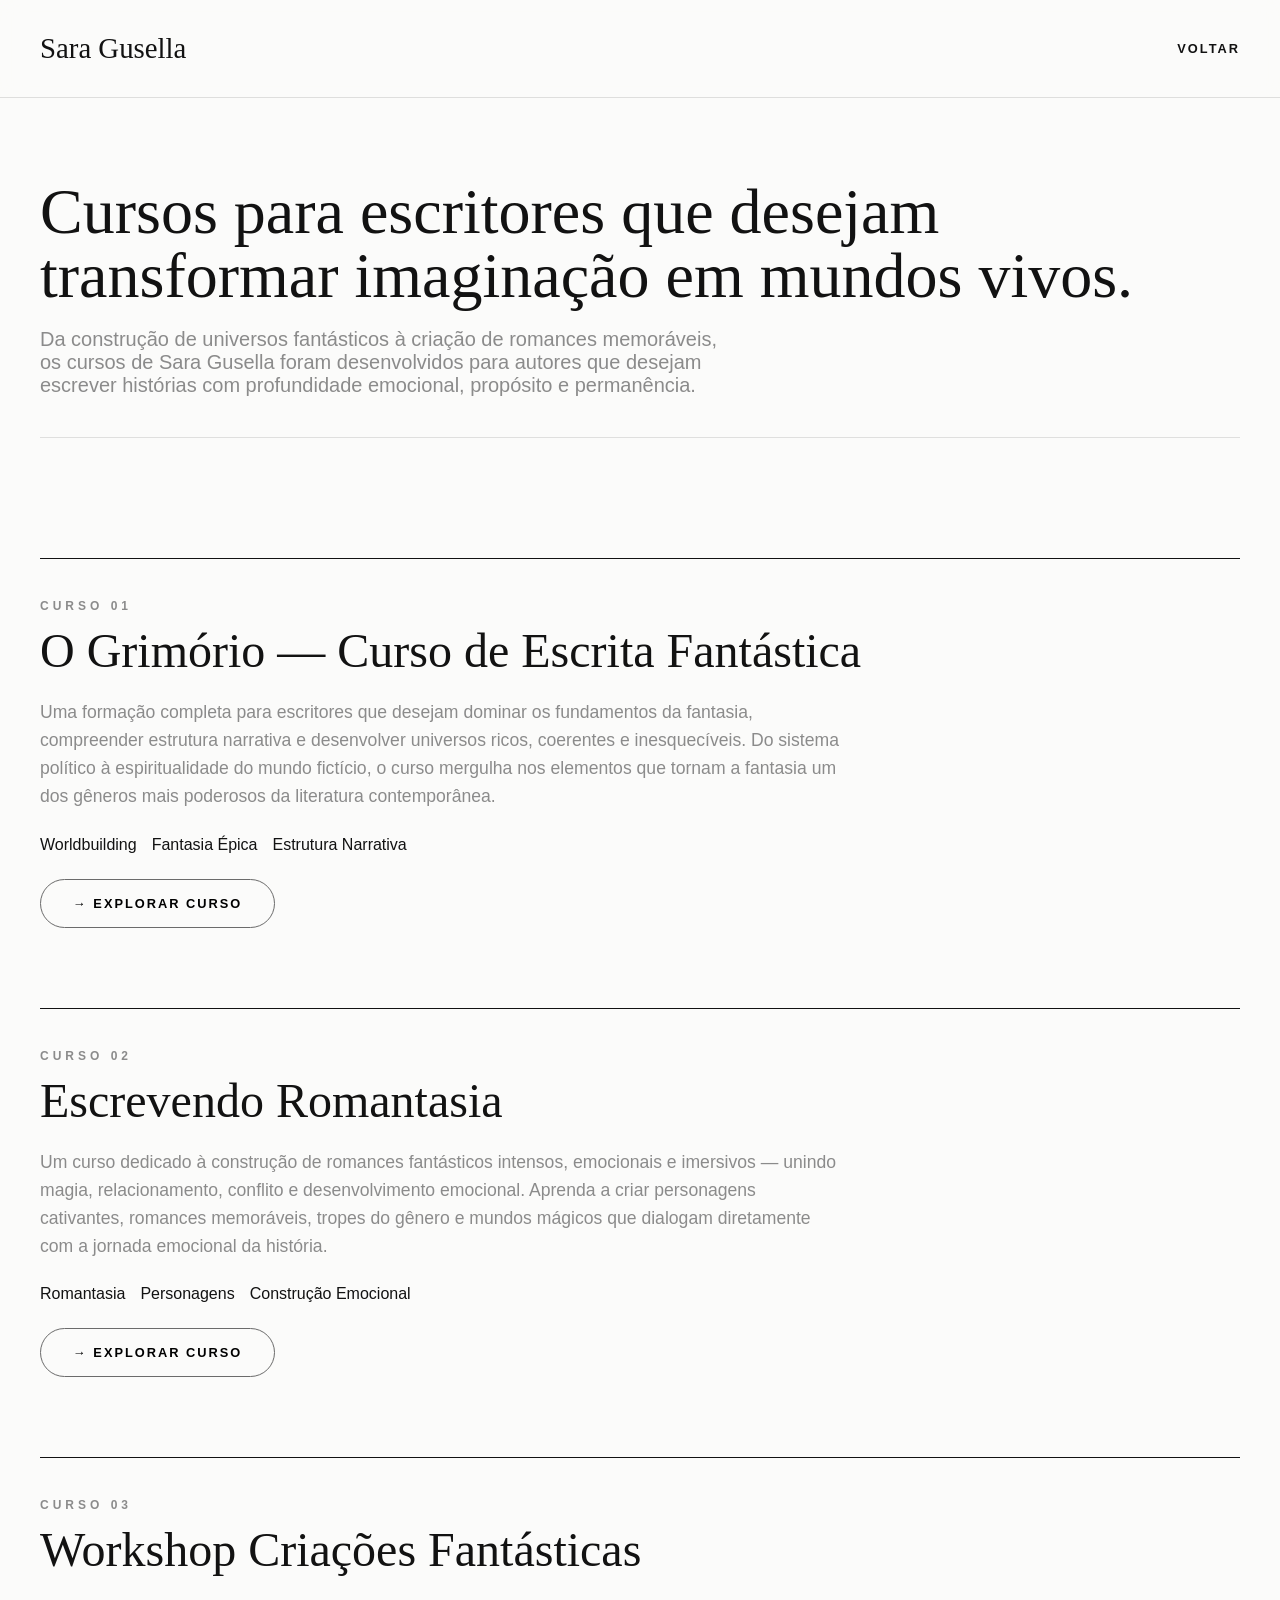
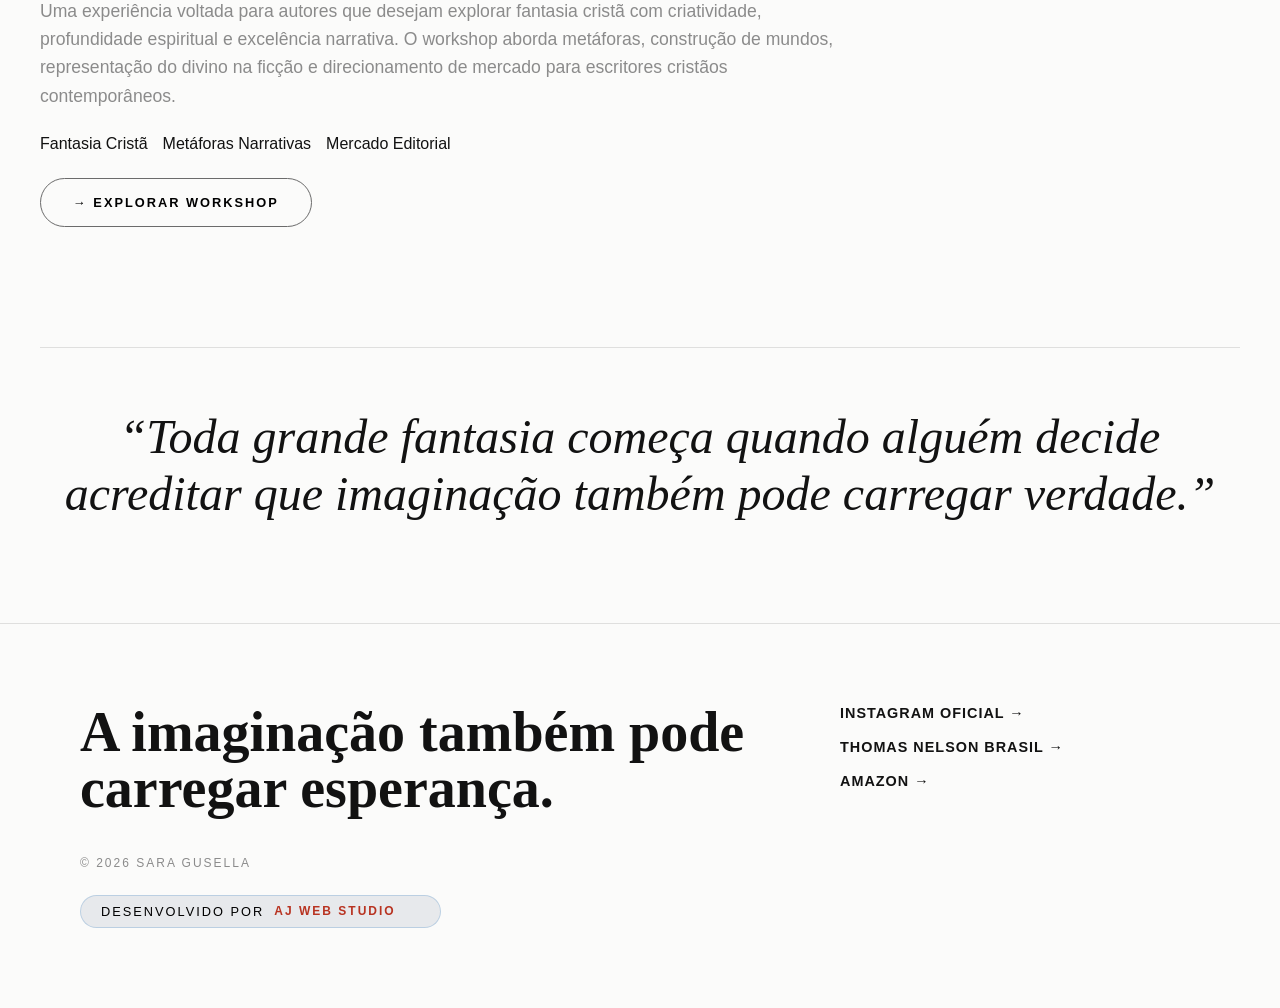
<file: mentoria.html>
<!DOCTYPE html>
<html lang="pt-BR">
<head>
    <meta charset="UTF-8">
    <meta name="viewport" content="width=device-width, initial-scale=1.0">
    <title>Hub de Mentoria — Sara Gusella</title>
    <link rel="stylesheet" href="styles.css">
    <script src="https://cdnjs.cloudflare.com/ajax/libs/gsap/3.12.2/gsap.min.js" defer></script>
    <script src="mentoria.js" defer></script>
</head>
<body>

    <header class="navbar_component">
        <a href="index.html" class="navbar_logo">Sara Gusella</a>
        <a href="index.html" class="navbar_menu-custom" style="text-decoration:none; color:inherit;">Voltar</a>
    </header>

    <main class="container-default">
        <section class="section_mentoria-header" style="padding: 180px 0 80px 0;">
            <h1 class="mentoria-title" style="font-family: var(--font-serif); font-size: 4rem; line-height: 1; font-weight: 400; margin-bottom: 20px;">
                Cursos para escritores que desejam transformar imaginação em mundos vivos.
            </h1>
            <p style="max-width: 700px; font-weight: 300; color: var(--text-muted); font-size: 1.25rem;">
                Da construção de universos fantásticos à criação de romances memoráveis, os cursos de Sara Gusella foram desenvolvidos para autores que desejam escrever histórias com profundidade emocional, propósito e permanência.
            </p>
            <div class="howkins-line" style="margin-top: 40px;"></div>
        </section>

        <section class="section_mentoria-content" style="padding: 40px 0 100px 0;">
            <div class="courses-grid" style="display: grid; grid-template-columns: 1fr; gap: 80px;">
                
                <article class="course-item" style="border-top: 1px solid var(--text-dark); padding-top: 40px;">
                    <span class="editorial-label" style="display: block; margin-bottom: 10px;">Curso 01</span>
                    <h3 style="font-family: var(--font-serif); font-size: 3rem; margin-bottom: 20px; font-weight: 400;">O Grimório — Curso de Escrita Fantástica</h3>
                    <p style="max-width: 800px; margin-bottom: 25px; font-size: 1.1rem; line-height: 1.6; color: var(--text-muted);">
                        Uma formação completa para escritores que desejam dominar os fundamentos da fantasia, compreender estrutura narrativa e desenvolver universos ricos, coerentes e inesquecíveis. Do sistema político à espiritualidade do mundo fictício, o curso mergulha nos elementos que tornam a fantasia um dos gêneros mais poderosos da literatura contemporânea.
                    </p>
                    <div class="tags-container" style="display: flex; gap: 15px; margin-bottom: 25px;">
                        <span class="tag-pill">Worldbuilding</span>
                        <span class="tag-pill">Fantasia Épica</span>
                        <span class="tag-pill">Estrutura Narrativa</span>
                    </div>
                    <a href="https://hotmart.com/pt-br/marketplace/produtos/o-grimorio-curso-de-escrita-fantastica/T80232492V" target="_blank" class="howkins-btn-round">→ Explorar Curso</a>
                </article>

                <article class="course-item" style="border-top: 1px solid var(--text-dark); padding-top: 40px;">
                    <span class="editorial-label" style="display: block; margin-bottom: 10px;">Curso 02</span>
                    <h3 style="font-family: var(--font-serif); font-size: 3rem; margin-bottom: 20px; font-weight: 400;">Escrevendo Romantasia</h3>
                    <p style="max-width: 800px; margin-bottom: 25px; font-size: 1.1rem; line-height: 1.6; color: var(--text-muted);">
                        Um curso dedicado à construção de romances fantásticos intensos, emocionais e imersivos — unindo magia, relacionamento, conflito e desenvolvimento emocional. Aprenda a criar personagens cativantes, romances memoráveis, tropes do gênero e mundos mágicos que dialogam diretamente com a jornada emocional da história.
                    </p>
                    <div class="tags-container" style="display: flex; gap: 15px; margin-bottom: 25px;">
                        <span class="tag-pill">Romantasia</span>
                        <span class="tag-pill">Personagens</span>
                        <span class="tag-pill">Construção Emocional</span>
                    </div>
                    <a href="https://hotmart.com/pt-br/marketplace/produtos/escrevendo-romantasia/S103827454M?sck=HOTMART_PRODUCT_PAGE" target="_blank" class="howkins-btn-round">→ Explorar Curso</a>
                </article>

                <article class="course-item" style="border-top: 1px solid var(--text-dark); padding-top: 40px;">
                    <span class="editorial-label" style="display: block; margin-bottom: 10px;">Curso 03</span>
                    <h3 style="font-family: var(--font-serif); font-size: 3rem; margin-bottom: 20px; font-weight: 400;">Workshop Criações Fantásticas</h3>
                    <p style="max-width: 800px; margin-bottom: 25px; font-size: 1.1rem; line-height: 1.6; color: var(--text-muted);">
                        Uma experiência voltada para autores que desejam explorar fantasia cristã com criatividade, profundidade espiritual e excelência narrativa. O workshop aborda metáforas, construção de mundos, representação do divino na ficção e direcionamento de mercado para escritores cristãos contemporâneos.
                    </p>
                    <div class="tags-container" style="display: flex; gap: 15px; margin-bottom: 25px;">
                        <span class="tag-pill">Fantasia Cristã</span>
                        <span class="tag-pill">Metáforas Narrativas</span>
                        <span class="tag-pill">Mercado Editorial</span>
                    </div>
                    <a href="https://hotmart.com/pt-br/marketplace/produtos/oficina-de-criacoes-fantasticas/M95930296X?sck=HOTMART_PRODUCT_PAGE" target="_blank" class="howkins-btn-round">→ Explorar Workshop</a>
                </article>

            </div>

            <footer class="mentoria-footer" style="margin-top: 120px; text-align: center; border-top: 1px solid var(--line-color); padding-top: 60px;">
                <p style="font-family: var(--font-serif); font-size: 3rem; font-style: italic; line-height: 1.2;">
                    “Toda grande fantasia começa quando alguém decide acreditar que imaginação também pode carregar verdade.”
                </p>
            </footer>
        </section>
    </main>
    <footer class="section_footer">
            <div class="container-default">
                <div class="footer_main-layout">
                    <h2 class="footer_giant-text">A imaginação também pode carregar esperança.</h2>
                    <ul class="footer_links-stack">
                        <li><a href="https://www.instagram.com/saragusella/" target="_blank">Instagram Oficial →</a></li>
                        <li><a href="https://thomasnelson.com.br/collections/livros-de-sara-gusella?srsltid=AfmBOopkSMgbFpuqwZSe6NeAgQNAhoncEiGToL9a3iXBi2vLIW1GGT3A">Thomas Nelson Brasil →</a></li>
                        <li><a href="https://www.amazon.com.br/stores/Sara-Gusella/author/B0922XXBBC?ref=ap_rdr&shoppingPortalEnabled=true">Amazon →</a></li>
                    </ul>
                </div>
                <div class="footer_bottom-bar">
                    <span>© 2026 Sara Gusella</span>
                    <br>
                      <a href="https://ajwebstudio.vercel.app/" target="_blank" class="assinatura-aj">
            <span class="assinatura-txt">Desenvolvido por</span>
            <span class="assinatura-nome">AJ Web Studio</span>
            <svg width="14" height="14" viewBox="0 0 24 24" fill="none" stroke="var(--blue-light)" stroke-width="2" stroke-linecap="round" stroke-linejoin="round"><path d="M5 12h14M12 5l7 7-7 7"/></svg>
        </a>
                </div>
            </div>
        </footer>
</body>
</html>
</file>
<file: styles.css>
* {
    margin: 0;
    padding: 0;
    box-sizing: border-box;
    -webkit-font-smoothing: antialiased;
}

:root {
    --bg-main: #fbfbfa;
    --text-dark: #121212;
    --text-muted: #8b8b8b;

    --line-color: rgba(18, 18, 18, 0.12);
    --font-serif: 'Instrument Serif', serif;
    --font-sans: 'Mona Sans', sans-serif;
    --howkins-gradient: linear-gradient(135deg, #b83321, #db5c3d);
}

html, body {
    background-color: var(--bg-main);
    color: var(--text-dark);
    font-family: var(--font-sans);
    overflow-x: hidden;
    scroll-behavior: smooth;
}

img, .editorial-book-card, .text-line-wrapper, .course-row-item, .gallery-floating_item, video {
    will-change: transform, opacity;
}

.howkins-line {
    width: 100%;
    height: 1px;
    background-color: var(--line-color);
    transform-origin: left;
}

.container-default {
    max-width: 1400px;
    width: 100%;
    margin: 0 auto;
    padding: 0 40px;
}

.editorial-label {
    font-size: 0.75rem;
    text-transform: uppercase;
    letter-spacing: 4px;
    color: var(--text-muted);
    margin-bottom: 20px;
    display: block;
    font-weight: 600;
}

/* =========================================================================
   MOTION UTILITIES
   ========================================================================= */
.text-line-wrapper {
    overflow: hidden;
    position: relative;
    display: block;
}

.text-line-child {
    display: block;
    transform: translateY(100%);
    opacity: 0;
}

/* =========================================================================
   NAVBAR & FIXED STRUCTURE
   ========================================================================= */
.navbar_component {
    position: fixed;
    top: 0;
    left: 0;
    width: 100%;
    display: flex;
    justify-content: space-between;
    align-items: center;
    padding: 32px 40px;
    z-index: 100;
    background: rgba(251, 251, 250, 0.85);
    backdrop-filter: blur(12px);
    -webkit-backdrop-filter: blur(12px);
    border-bottom: 1px solid var(--line-color);
}

.navbar_logo {
    font-family: var(--font-serif);
    font-size: 1.8rem;
    font-weight: 500;
    color: var(--text-dark);
    text-decoration: none;
}

.navbar_menu-custom {
    display: flex;
    align-items: center;
    gap: 8px;
    cursor: pointer;
    font-size: 0.8rem;
    text-transform: uppercase;
    letter-spacing: 2px;
    font-weight: 600;
}

.menu_icon-lines span {
    display: block;
    width: 22px;
    height: 1px;
    background-color: var(--text-dark);
    margin: 5px 0;
}

/* =========================================================================
   PÁGINA PRINCIPAL
   ========================================================================= */
.section_home-header {
    min-height: 100vh;
    padding-top: 140px;
    display: flex;
    flex-direction: column;
    justify-content: space-between;
    background: var(--howkins-gradient);
    color: #fbfbfa;
    position: relative;
    padding-bottom: 60px;
}

.home-header_element {
    padding: 40px 0;
    text-align: center;
}

.hero-title-large {
    font-family: var(--font-serif);
    font-size: 10vw;
    line-height: 0.95;
    font-weight: 400;
    letter-spacing: -2px;
}

.hero-title-large em {
    font-style: italic;
    color: rgb(179, 181, 179);
}

.home-header_stories-wrap {
    width: 100%;
    margin-top: 60px;
    padding-bottom: 40px;
}

.home-header_stories {
    display: grid;
    grid-template-columns: 1fr;
    gap: 20px;
    max-width: 1200px;
    margin: 0 auto;
}

@media (min-width: 768px) {
    .home-header_stories { grid-template-columns: 1.1fr 0.9fr; }
}

.home-header_story {
    width: 100%;
    height: 520px;
    overflow: hidden;
    background-color: #f2f2f0;
}

.home-header_story img {
    width: 100%;
    height: 100%;
    object-fit: cover;
    filter: grayscale(0%); /* Alterado para colorida */
    transition: filter 0.6s cubic-bezier(0.16, 1, 0.3, 1);
}

.home-header_story:hover img {
    filter: grayscale(0%);
}


.home-header_stories-trigger {
    display: flex;
    justify-content: center;
    align-items: center;
    gap: 20px;
    max-width: 900px;
    margin: 40px auto 0 auto;
    width: 100%;
    padding: 0 20px;
}

.hero-photo-box {
    width: 100%;
    height: 480px;
    overflow: hidden;
    border-radius: 24px;
    background: rgba(255,255,255,0.1);
}

.hero-photo-box img {
    width: 100%;
    height: 100%;
    object-fit: cover;
}

#hero-photo-secondary {
    width: 0%;
    opacity: 0;
}

.hero-btn-container {
    display: flex;
    justify-content: center;
    margin-top: 30px;
}

.howkins-btn-round {
    display: inline-flex;
    align-items: center;
    gap: 12px;
    border: 1px solid #6b6b6b;
    background: transparent;
    padding: 16px 32px;
    border-radius: 100px;
    text-transform: uppercase;
    font-size: 0.8rem;
    font-weight: 700;
    letter-spacing: 2px;
    text-decoration: none;
    color: black;
    transition: background 0.3s, color 0.3s;
}

.howkins-btn-round:hover {
    background: #fbfbfa;
    color: var(--text-dark);
}

.author_name_giant {
    font-family: var(--font-serif);
    font-size: 12vw;
    text-align: center;
    text-transform: uppercase;
    line-height: 0.8;
    margin-top: 60px;
}


.home-header_story img, .hero-photo-box img {
    object-fit: cover;
    object-position: center;
}
/* =========================================================================
   PÁGINA PRINCIPAL
   ========================================================================= */
.section_home-about {
    padding: 120px 0;
}

.home-about_title-wrap h2 {
    font-family: var(--font-serif);
    font-size: 5.5vw;
    line-height: 1.1;
    font-weight: 400;
    margin-bottom: 40px;
}

.home-about_info-grid {
    display: grid;
    grid-template-columns: 1fr;
    gap: 60px;
    align-items: center;
    margin-top: 60px;
}

@media (min-width: 768px) {
    .home-about_info-grid { grid-template-columns: 1fr 1.2fr; }
}

.home-about_image_frame {
    width: 100%;
    height: 550px;
    overflow: hidden;
}

.home-about_image_frame img {
    width: 100%;
    height: 100%;
    object-fit: cover;
    filter: grayscale(0%); /* Alterado para colorida */
}

.home-about_paragraph_box p {
    font-size: 1.4rem;
    line-height: 1.6;
    font-weight: 300;
    color: #222;
    margin-bottom: 30px;
}

/* =========================================================================
   ACERVO DE LIVROS 
   ========================================================================= */
.section_feature-book {
    padding: 100px 0;
}

.editorial-grid-title {
    font-family: var(--font-serif);
    font-size: 5rem;
    font-weight: 400;
    margin-bottom: 60px;
    letter-spacing: -1px;
}

.universe-title-group {
    font-family: var(--font-serif);
    font-size: 3rem;
    font-weight: 400;
    margin: 40px 0 60px 0;
    letter-spacing: -0.5px;
}

.books-editorial-grid {
    display: grid;
    grid-template-columns: 1fr;
    gap: 60px 40px;
    margin-bottom: 100px;
}

@media (min-width: 768px) {
    .books-editorial-grid { grid-template-columns: repeat(2, 1fr); }
}

@media (min-width: 1100px) {
    .books-editorial-grid { grid-template-columns: repeat(3, 1fr); }
}

.books-editorial-list {
    display: flex;
    flex-direction: column;
}

.book-editorial-row {
    display: grid;
    grid-template-columns: 1fr;
    padding: 60px 0;
    border-top: 1px solid var(--line-color);
    align-items: start;
    gap: 40px;
    position: relative;
}

@media (min-width: 768px) {
    .book-editorial-row { grid-template-columns: 1fr 1.5fr 1fr; }
}

.book-row_title {
    font-family: var(--font-serif);
    font-size: 2.8rem;
    font-weight: 400;
    text-decoration: none;
    color: var(--text-dark);
}

.book-row_desc {
    font-size: 1rem;
    line-height: 1.6;
    color: #333;
    font-weight: 400;
}

.book-row_cover-preview {
    width: 180px;
    height: 260px;
    background: #121212;
    border-radius: 8px;
    overflow: hidden;
    box-shadow: 0 15px 35px rgba(0,0,0,0.15);
    justify-self: center;
}

.book-row_cover-preview img {
    width: 100%;
    height: 100%;
    object-fit: cover;
}

.editorial-book-card {
    display: flex;
    flex-direction: column;
    text-decoration: none;
    color: var(--text-dark);
}

.editorial-img-wrapper {
    width: 100%;
    height: 450px;
    overflow: hidden;
    background-color: #f2f2f0;
    margin-bottom: 24px;
    position: relative;
}

.editorial-img-wrapper img {
    width: 100%;
    height: 100%;
    object-fit: cover;
    filter: grayscale(0%); /* Alterado para colorida */
    transition: transform 0.6s cubic-bezier(0.16, 1, 0.3, 1), filter 0.5s;
}

.book-quote-overlay {
    position: absolute;
    top: 0;
    left: 0;
    width: 100%;
    height: 100%;
    background: rgba(18, 18, 18, 0.92);
    color: #fbfbfa;
    padding: 32px;
    display: flex;
    align-items: center;
    justify-content: center;
    text-align: center;
    font-family: var(--font-serif);
    font-size: 1.4rem;
    font-style: italic;
    opacity: 0;
    transition: opacity 0.4s ease;
    pointer-events: none;
    line-height: 1.4;
}

.editorial-book-card:hover .book-quote-overlay {
    opacity: 1;
}

.editorial-book-card:hover .editorial-img-wrapper img {
    transform: scale(1.04);
    filter: grayscale(0%);
}

.book-meta-tags {
    display: flex;
    justify-content: space-between;
    font-size: 0.75rem;
    text-transform: uppercase;
    letter-spacing: 1px;
    color: var(--text-muted);
    margin-bottom: 12px;
    font-weight: 600;
}

.book-title-editorial {
    font-family: var(--font-serif);
    font-size: 1.9rem;
    font-weight: 400;
    line-height: 1.1;
    margin-bottom: 8px;
}

.book-desc-editorial {
    font-size: 0.9rem;
    color: var(--text-muted);
    line-height: 1.6;
    font-weight: 300;
    margin-bottom: 20px;
}

.editorial-action-link {
    font-size: 0.75rem;
    text-transform: uppercase;
    letter-spacing: 2px;
    font-weight: 700;
    padding-bottom: 4px;
    border-bottom: 1px solid var(--text-dark);
    width: max-content;
    transition: padding-left 0.3s;
}

.editorial-book-card:hover .editorial-action-link {
    padding-left: 6px;
}

/* =========================================================================
   SECTION 4
   ========================================================================= */
.section_home-stories {
    background-color: #121212;
    color: #fbfbfa;
    padding: 140px 0;
    text-align: center;
}

.home-stories_text-giant {
    font-family: var(--font-serif);
    font-size: 5vw;
    line-height: 1.2;
    font-weight: 400;
    max-width: 1000px;
    margin: 0 auto;
}

.section_floating-mosaic {
    padding: 140px 0;
    background: var(--bg-main);
    text-align: center;
    position: relative;
}

.floating-mosaic_title {
    font-family: var(--font-serif);
    font-size: 6vw;
    line-height: 1;
    max-width: 900px;
    margin: 0 auto 60px auto;
}

.gallery-floating_container {
    display: flex;
    justify-content: center;
    align-items: center;
    gap: 30px;
    width: 100%;
    margin-top: 40px;
    flex-wrap: wrap;
}

.gallery-floating_item {
    width: 280px;
    height: 380px;
    overflow: hidden;
    border-radius: 16px;
    box-shadow: 0 20px 40px rgba(0,0,0,0.08);
}

.gallery-floating_item img {
    width: 100%;
    height: 100%;
    object-fit: cover;
    filter: grayscale(0%); /* Alterado para colorida */
}

/* =========================================================================
   SECTION 5
   ========================================================================= */
.section_home-service {
    padding: 120px 0;
}

.service-item_row {
    display: flex;
    justify-content: space-between;
    align-items: center;
    padding: 40px 0;
    border-bottom: 1px solid var(--line-color);
}

.service-item_title {
    font-family: var(--font-serif);
    font-size: 2.5rem;
    font-weight: 400;
}

.service-item_tag {
    font-size: 0.8rem;
    text-transform: uppercase;
    letter-spacing: 2px;
    color: var(--text-muted);
}

.elegant-quote {
    font-family: var(--font-serif); /* Mantém sua fonte serifada */
    font-style: italic;
    font-weight: 400;
    line-height: 1.2;
    position: relative;
    padding: 0 40px;
}

.quote-symbol {
    display: inline-block;
    font-size: 6rem;
    color: #db5c3d; 
    line-height: 0;
    vertical-align: middle;
    margin: 0 10px;
    font-family: serif;
}

@media (max-width: 768px) {
    .quote-symbol {
        font-size: 3rem;
    }
    .home-stories_text-giant {
        font-size: 8vw !important;
    }
}

/* =========================================================================
   SECTION 6
   ========================================================================= */
.section_home-video {
    position: relative;
    height: 60vh;
    background: linear-gradient(rgba(18,18,18,0.4), rgba(18,18,18,0.4)), url('https://images.unsplash.com/photo-1446776811953-b23d57bd21aa?auto=format&fit=crop&w=1920&q=80');
    background-size: cover;
    background-position: center;
    display: flex;
    align-items: center;
    color: #fbfbfa;
}

.section_cinematic-video {
    position: relative;
    height: 90vh;
    width: 100%;
    overflow: hidden;
    display: flex;
    align-items: center;
    color: #fbfbfa;
}

.video-automation_file {
    position: absolute;
    top: 50%;
    left: 50%;
    width: 100%;
    height: 100%;
    object-fit: cover;
    transform: translate(-50%, -50%);
    z-index: 1;
    pointer-events: none;
}

.video-section_overlay {
    position: absolute;
    top: 0;
    left: 0;
    width: 100%;
    height: 100%;
    background: rgba(18, 18, 18, 0.45);
    z-index: 2;
}

.video-section_content {
    position: relative;
    z-index: 3;
    width: 100%;
}

.video-text_serif {
    font-family: var(--font-serif);
    font-size: 5rem;
    font-weight: 400;
    line-height: 1;
    margin-bottom: 30px;
    text-align: right;
}

.video-text_sans {
    font-size: 1.15rem;
    line-height: 1.7;
    max-width: 500px;
    font-weight: 400;
}

.video-section_content h3 {
    font-family: var(--font-serif);
    font-size: 4rem;
    font-weight: 400;
    max-width: 900px;
    line-height: 1.1;
}

/* =========================================================================
   SECTION 7
   ========================================================================= */
.courses-section-brutal {
    background-color: #121212;
    color: #fbfbfa;
    padding: 120px 0;
}

.course-table-list {
    margin-top: 40px;
}

.course-row-item {
    display: grid;
    grid-template-columns: 1fr;
    padding: 40px 0;
    border-bottom: 1px solid rgba(251,251,250,0.15);
    align-items: center;
    gap: 20px;
}

@media (min-width: 768px) {
    .course-row-item { grid-template-columns: 100px 2fr 1fr; }
}

.course-row-item:hover {
    background-color: rgba(251,251,250,0.02);
    padding-left: 12px;
    transition: all 0.3s ease;
}

.course-row-id {
    font-family: var(--font-serif);
    font-size: 1.2rem;
    color: #888;
}

.course-row-name {
    font-family: var(--font-serif);
    font-size: 2.2rem;
    font-weight: 400;
}

.course-row-link {
    color: #fbfbfa;
    text-decoration: none;
    font-size: 0.8rem;
    text-transform: uppercase;
    letter-spacing: 2px;
    border: 1px solid rgba(251,251,250,0.3);
    padding: 14px 28px;
    border-radius: 100px;
    width: max-content;
    transition: all 0.3s;
}

@media (min-width: 768px) {
    .course-row-link { justify-self: end; }
}

.course-row-link:hover {
    background: #fbfbfa;
    color: #121212;
}

/* =========================================================================
   SECTION 8
   ========================================================================= */
.section_home-gallery {
    padding: 120px 0;
}

.home_gallery-mosaic {
    display: grid;
    grid-template-columns: 1fr;
    gap: 30px;
    margin-top: 60px;
}

@media (min-width: 768px) {
    .home_gallery-mosaic { grid-template-columns: repeat(3, 1fr); }
}

.gallery_mosaic-item {
    width: 100%;
    height: 480px;
    overflow: hidden;
}

.gallery_mosaic-item img {
    width: 100%;
    height: 100%;
    object-fit: cover;
    filter: grayscale(0%); /* Alterado para colorida */
    transition: transform 0.6s, filter 0.5s;
}

.gallery_mosaic-item:hover img {
    transform: scale(1.03);
    filter: grayscale(0%);
}

/* =========================================================================
   SECTION 9 (Redes Sociais)
   ========================================================================= */
.section_testimonial {
    padding: 120px 0;
    background-color: #f4f4f2;
}

.testimonial-card_howkins {
    display: grid;
    grid-template-columns: 1fr;
    gap: 40px;
    align-items: center;
    background: var(--bg-main);
    padding: 40px;
    border: 1px solid var(--line-color);
}

@media (min-width: 768px) {
    .testimonial-card_howkins { grid-template-columns: 300px 1fr; }
}

.testimonial-author-img {
    width: 100%;
    height: 300px;
    object-fit: cover;
    filter: grayscale(0%); /* Alterado para colorida */
}

.testimonial-quote-text {
    font-size: 1.35rem;
    line-height: 1.6;
    font-weight: 300;
    color: #222;
    margin-bottom: 20px;
}

.testimonial-signature-author {
    font-family: var(--font-serif);
    font-size: 1.5rem;
}

/* =========================================================================
   SECTION 10
   ========================================================================= */
.newsletter-premium {
    background-color: #121212;
    color: #fbfbfa;
    padding: 120px 40px;
    border-top: 1px solid rgba(255,255,255,0.08);
}

.newsletter-container {
    max-width: 850px;
    margin: 0 auto;
    text-align: center;
}

.newsletter-title {
    font-family: var(--font-serif);
    font-size: 4rem;
    margin-bottom: 24px;
    font-weight: 400;
    line-height: 1;
}

.newsletter-form {
    margin-top: 48px;
    display: flex;
    flex-direction: column;
    gap: 20px;
    width: 100%;
}

@media (min-width: 768px) {
    .newsletter-form {
        flex-direction: row;
        border-bottom: 1px solid rgba(251, 251, 250, 0.25);
        padding-bottom: 12px;
    }
}

.newsletter-input {
    background: transparent;
    border: none;
    border-bottom: 1px solid rgba(251, 251, 250, 0.15);
    color: #fbfbfa;
    padding: 14px;
    font-family: var(--font-sans);
    font-size: 1.05rem;
    width: 100%;
    outline: none;
}

@media (min-width: 768px) {
    .newsletter-input { border-bottom: none; }
}

.newsletter-submit {
    background: transparent;
    border: none;
    color: #fbfbfa;
    text-transform: uppercase;
    letter-spacing: 2px;
    font-weight: 700;
    font-size: 0.85rem;
    cursor: pointer;
    padding: 12px 24px;
    white-space: nowrap;
    transition: opacity 0.3s;
}

.newsletter-submit:hover {
    opacity: 0.6;
}

/* =========================================================================
   FOOTER STRUCTURE
   ========================================================================= */
.section_footer {
    padding: 80px 40px;
    border-top: 1px solid var(--line-color);
    background: var(--bg-main);
}

.footer_main-layout {
    display: grid;
    grid-template-columns: 1fr;
    gap: 40px;
}

@media (min-width: 768px) {
    .footer_main-layout { grid-template-columns: 2fr 1fr; }
}

.footer_giant-text {
    font-family: var(--font-serif);
    font-size: 3.5rem;
    line-height: 1;
}

.footer_links-stack {
    display: flex;
    flex-direction: column;
    gap: 16px;
    list-style: none;
}

.footer_links-stack a {
    color: var(--text-dark);
    text-decoration: none;
    font-size: 0.9rem;
    text-transform: uppercase;
    letter-spacing: 1px;
    font-weight: 600;
}

.footer_bottom-bar {
    margin-top: 40px;
    font-size: 0.75rem;
    color: var(--text-muted);
    text-transform: uppercase;
    letter-spacing: 2px;
}

/* =========================================================================
   SUBPÁGINA INTERNA
   ========================================================================= */
.section_book-hero { padding: 180px 0 100px 0; }
.book-hero_grid { display: grid; grid-template-columns: 1fr; gap: 60px; }
@media (min-width: 768px) { .book-hero_grid { grid-template-columns: 1fr 1.2fr; align-items: start; } }
.book-sticky-cover { width: 100%; height: 620px; background-color: #f2f2f0; overflow: hidden; }
.book-sticky-cover img { width: 100%; height: 100%; object-fit: cover; filter: grayscale(0%); } /* Alterado para colorida */
.book-meta-headline { font-family: var(--font-serif); font-size: 5.5rem; line-height: 0.95; margin-bottom: 24px; }
.book-extended-desc { font-size: 1.2rem; line-height: 1.7; font-weight: 300; color: #333; margin-bottom: 40px; }
.preview-chapter_box { background-color: #f4f4f2; padding: 40px; border-left: 2px solid var(--text-dark); margin: 60px 0; }
.preview-text { font-family: var(--font-serif); font-size: 1.6rem; font-style: italic; line-height: 1.4; color: var(--text-muted); }
.technical-specs-box { margin-top: 40px; padding-top: 30px; border-top: 1px solid var(--line-color); }
.spec-item { font-size: 0.95rem; margin-bottom: 10px; color: #555; }
.spec-item strong { color: var(--text-dark); font-weight: 500; }
#dynamic-amazon-link { color: var(--text-dark); text-decoration: none; font-size: 0.85rem; text-transform: uppercase; letter-spacing: 2px; font-weight: 600; }

/* =========================================================================
   MENU OVERLAY 
   ========================================================================= */
.menu-overlay-wrapper { position: fixed; top: 0; left: 0; width: 100%; height: 100vh; background-color: #121212; z-index: 200; display: flex; align-items: center; padding: 0 40px; transform: translateY(-100%); opacity: 0; transition: transform 0.6s cubic-bezier(0.16, 1, 0.3, 1), opacity 0.4s; pointer-events: none; }
.menu-overlay-wrapper.is-open { transform: translateY(0%); opacity: 1; pointer-events: auto; }
.menu-close_trigger { position: absolute; top: 32px; right: 40px; cursor: pointer; color: #fbfbfa; padding: 10px; }
.menu-overlay_links a { font-family: var(--font-serif); font-size: 4rem; color: #fbfbfa; text-decoration: none; line-height: 1; transition: opacity 0.3s; }
.menu-overlay_links a:hover { opacity: 0.5; }

/* =========================================================================
   AJUSTES MOBILE 
   ========================================================================= */
.service-list_container a.service-item_row:hover .book-row_title { opacity: 0.6; transform: translateX(6px); transition: all 0.3s ease; }
.service-list_container a.service-item_row:hover .service-item_tag { opacity: 0.8; transition: all 0.3s ease; }

.assinatura-aj { display: inline-flex; align-items: center; gap: 10px; margin-top: 25px; padding: 8px 20px; background: rgba(60, 83, 120, 0.1); border-radius: 50px; border: 1px solid rgba(87, 146, 202, 0.3); text-decoration: none; transition: all 0.3s ease; }
.assinatura-aj:hover { background: rgba(60, 83, 120, 0.3); transform: translateY(-2px); }
.assinatura-txt { font-size: 0.8rem; text-transform: uppercase; letter-spacing: 2px; color: black; }
.assinatura-nome { font-weight: 700; color: #b83321; }

@media (max-width: 768px) {
    /* Ajustes Gerais */
    .hero-title-large { font-size: 12vw !important; padding: 0 20px; }
    .footer_giant-text { font-size: 2.5rem; }
    .service-item_row { flex-direction: column; align-items: flex-start; gap: 10px; }
    
    /* Header & Hero */
    .section_home-header { padding-top: 100px; min-height: auto; }
    .home-header_stories-trigger { height: auto; flex-direction: column; }
    .hero-photo-box { height: 350px !important; }

    /* Mosaico FEFICC */
    /* Mosaico FEFICC - Ajustado para 2 colunas */
    .section_home-gallery { padding: 60px 0 !important; }
    
    /* Título FEFICC chamativo */
    .floating-mosaic_title[style*="font-size: 5rem"] { 
        font-size: 3rem !important; 
        color: #b83321 !important; 
        margin-bottom: 20px !important; 
    }

    .home_gallery-mosaic { 
        display: grid !important; 
        grid-template-columns: repeat(2, 1fr) !important; 
        gap: 15px !important; 
    }
    
    .gallery_mosaic-item { 
        width: 100% !important; 
        height: 180px !important; 
    }

   
    .gallery_mosaic-item:last-child {
        grid-column: span 2;
        height: 250px !important;
    }

    .gallery_mosaic-item img { 
        width: 100% !important; 
        height: 100% !important; 
        object-fit: cover !important; 
        border-radius: 20px;
    }

    /* Vídeo */
    .section_cinematic-video { height: 60vh !important; }
    .video-section_content { padding: 0 20px; text-align: center; }
    .video-text_serif { font-size: 2.5rem !important; text-align: center !important; }
    .video-text_sans { max-width: 100% !important; font-size: 1rem !important; }

    /* Carrossel de Livros */
    .books-editorial-grid {
        display: flex;
        overflow-x: auto;
        scroll-snap-type: x mandatory;
        gap: 20px;
        padding-bottom: 20px;
        margin-bottom: 40px;
    }
    .editorial-book-card {
        flex: 0 0 85%; 
        scroll-snap-align: start;
    }
    .book-desc-editorial { display: none !important; } 
    .book-quote-overlay { display: none !important; } 

    /* Mentoria */
    .course-row-item { grid-template-columns: 1fr !important; gap: 10px; }
    .course-row-name { font-size: 1.6rem !important; }
    .course-row-link { justify-self: start !important; }

    /* Book Details */
    .section_book-hero { padding: 100px 0 60px 0; }
    .book-sticky-cover { height: 400px; border-radius: 12px; }
    .book-meta-headline { font-size: 3.5rem; margin-bottom: 20px; }
    .preview-chapter_box { padding: 25px; margin: 40px 0; }
    .preview-text { font-size: 1.2rem; }
}
</file>
